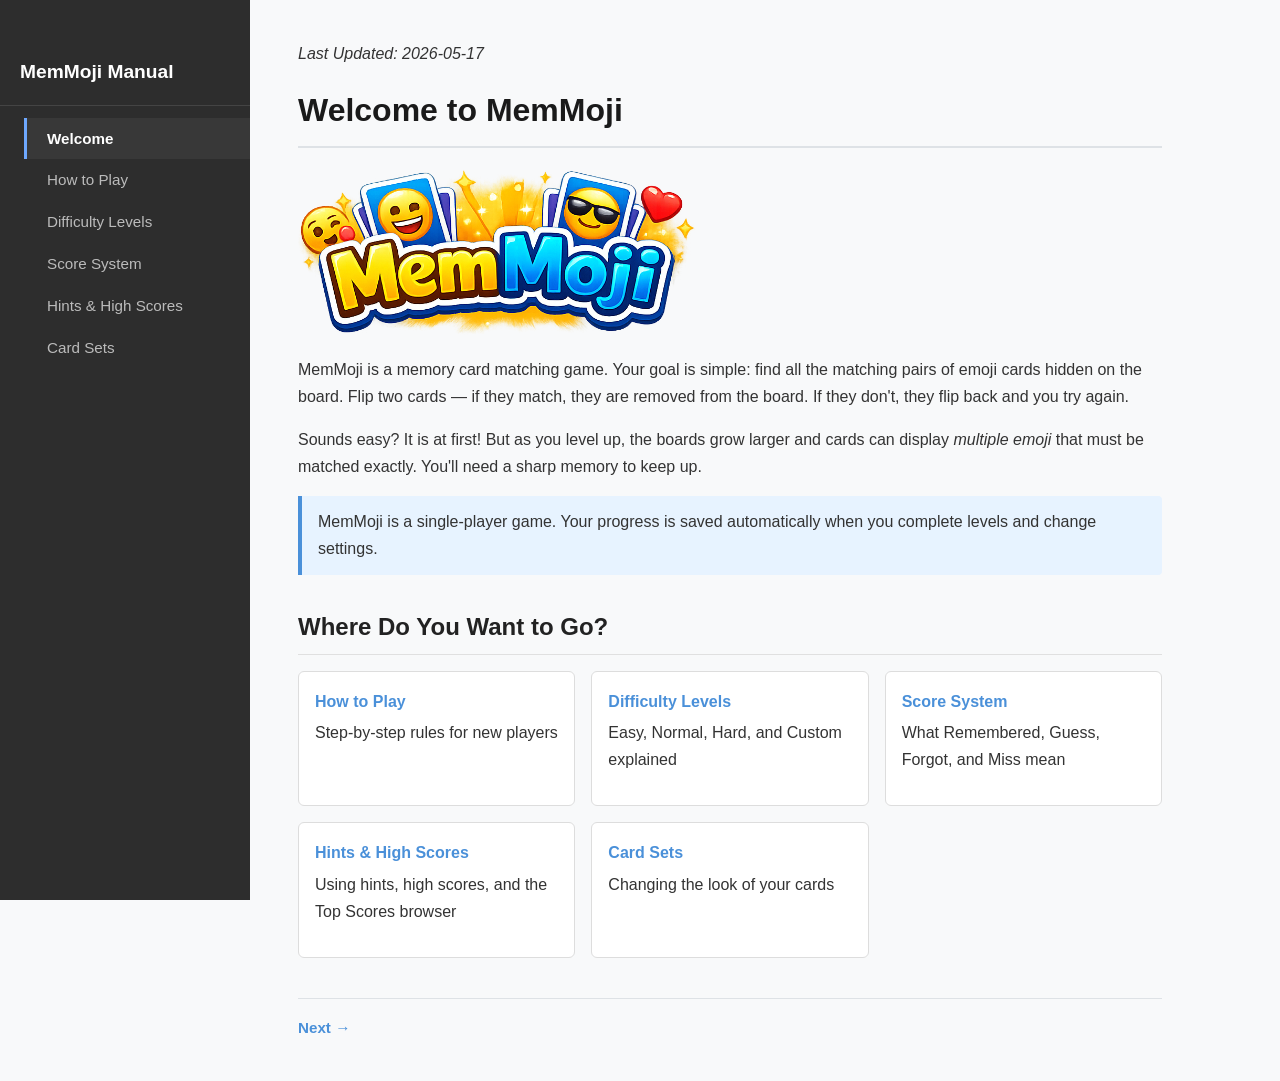
<file: Documentation/manual/index.html>
<!DOCTYPE html>
<html lang="en">
<head>
  <meta charset="UTF-8">
  <meta name="viewport" content="width=device-width, initial-scale=1.0">
  <title>Welcome — MemMoji Manual</title>
  <link rel="stylesheet" href="style.css">
</head>
<body>
  <nav class="sidebar">
    <h2>MemMoji Manual</h2>
    <ul>
      <li><a href="index.html" class="active">Welcome</a></li>
      <li><a href="how-to-play.html">How to Play</a></li>
      <li><a href="difficulty.html">Difficulty Levels</a></li>
      <li><a href="scoring.html">Score System</a></li>
      <li><a href="hints-highscores.html">Hints &amp; High Scores</a></li>
      <li><a href="card-sets.html">Card Sets</a></li>
    </ul>
  </nav>
  <main class="content">
    <p><em>Last Updated: 2026-05-17</em></p>
    <h1>Welcome to MemMoji</h1>

    <img src="../media/title.png" alt="MemMoji logo" class="screenshot" style="max-width: 400px; border: none; box-shadow: none;">

    <p>
      MemMoji is a memory card matching game. Your goal is simple: find all the matching
      pairs of emoji cards hidden on the board. Flip two cards — if they match, they are removed from the board. If they don't, they flip back and you try again.
    </p>
    <p>
      Sounds easy? It is at first! But as you level up, the boards grow larger and cards
      can display <em>multiple emoji</em> that must be matched exactly. You'll need a sharp
      memory to keep up.
    </p>

    <div class="note">
      MemMoji is a single-player game. Your progress is saved automatically when you complete levels and change settings.
    </div>

    <h2>Where Do You Want to Go?</h2>

    <div class="link-grid">
      <a href="how-to-play.html">
        <strong>How to Play</strong>
        <p>Step-by-step rules for new players</p>
      </a>
      <a href="difficulty.html">
        <strong>Difficulty Levels</strong>
        <p>Easy, Normal, Hard, and Custom explained</p>
      </a>
      <a href="scoring.html">
        <strong>Score System</strong>
        <p>What Remembered, Guess, Forgot, and Miss mean</p>
      </a>
      <a href="hints-highscores.html">
        <strong>Hints &amp; High Scores</strong>
        <p>Using hints, high scores, and the Top Scores browser</p>
      </a>
      <a href="card-sets.html">
        <strong>Card Sets</strong>
        <p>Changing the look of your cards</p>
      </a>
    </div>

    <div class="page-nav">
      <a href="how-to-play.html">Next &rarr;</a>
    </div>
  </main>
</body>
</html>
</file>
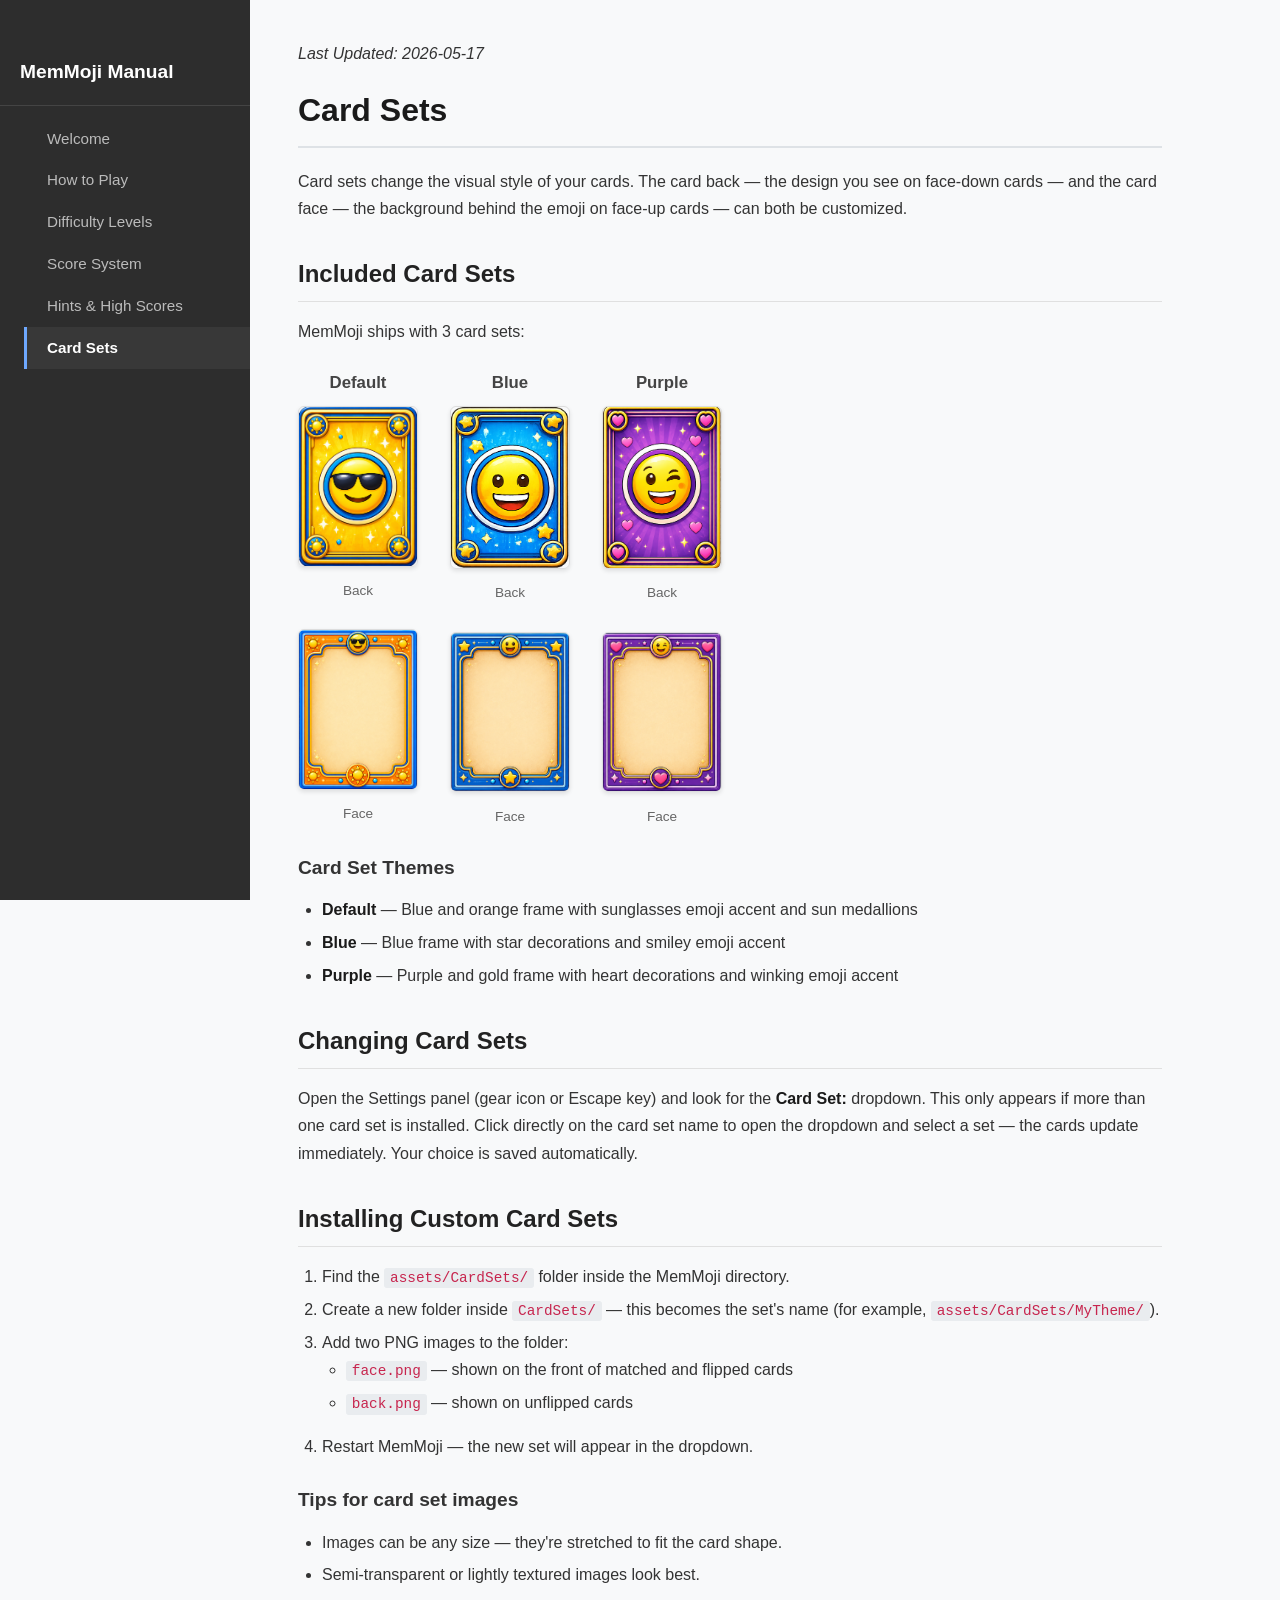
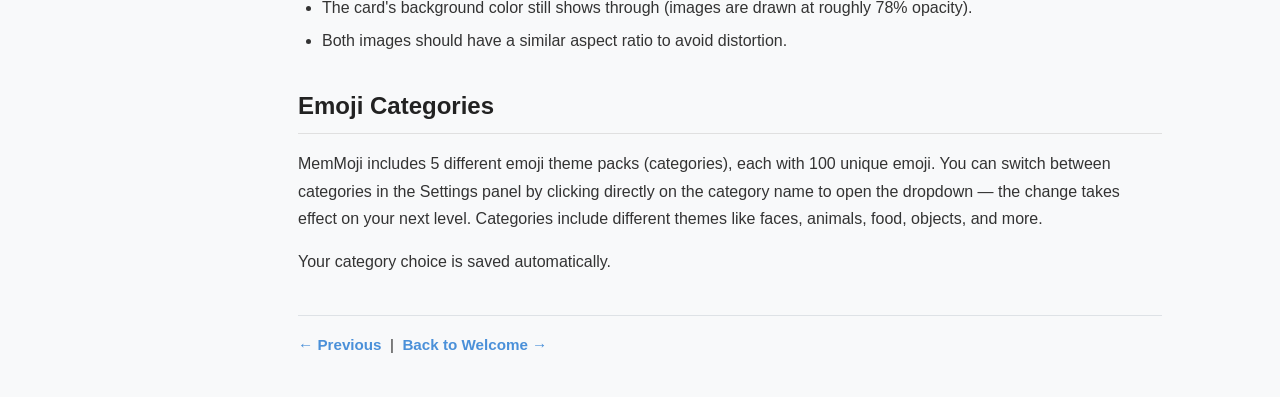
<file: Documentation/manual/card-sets.html>
<!DOCTYPE html>
<html lang="en">
<head>
  <meta charset="UTF-8">
  <meta name="viewport" content="width=device-width, initial-scale=1.0">
  <title>Card Sets — MemMoji Manual</title>
  <link rel="stylesheet" href="style.css">
</head>
<body>
  <nav class="sidebar">
    <h2>MemMoji Manual</h2>
    <ul>
      <li><a href="index.html">Welcome</a></li>
      <li><a href="how-to-play.html">How to Play</a></li>
      <li><a href="difficulty.html">Difficulty Levels</a></li>
      <li><a href="scoring.html">Score System</a></li>
      <li><a href="hints-highscores.html">Hints &amp; High Scores</a></li>
      <li><a href="card-sets.html" class="active">Card Sets</a></li>
    </ul>
  </nav>
  <main class="content">
    <p><em>Last Updated: 2026-05-17</em></p>
    <h1>Card Sets</h1>

    <p>
      Card sets change the visual style of your cards. The card back — the design you see on
      face-down cards — and the card face — the background behind the emoji on face-up cards —
      can both be customized.
    </p>

    <h2>Included Card Sets</h2>
    <p>MemMoji ships with 3 card sets:

    <div class="cardset-gallery">
      <div class="cardset-item">
        <h4>Default</h4>
        <img src="../media/cardsets/Default/back.png" alt="Default card back" class="cardset-thumb">
        <span class="cardset-label">Back</span>
        <br>
        <img src="../media/cardsets/Default/face.png" alt="Default card face" class="cardset-thumb">
        <span class="cardset-label">Face</span>
      </div>
      <div class="cardset-item">
        <h4>Blue</h4>
        <img src="../media/cardsets/Blue/back.png" alt="Blue card back" class="cardset-thumb">
        <span class="cardset-label">Back</span>
        <br>
        <img src="../media/cardsets/Blue/face.png" alt="Blue card face" class="cardset-thumb">
        <span class="cardset-label">Face</span>
      </div>
      <div class="cardset-item">
        <h4>Purple</h4>
        <img src="../media/cardsets/Purple/back.png" alt="Purple card back" class="cardset-thumb">
        <span class="cardset-label">Back</span>
        <br>
        <img src="../media/cardsets/Purple/face.png" alt="Purple card face" class="cardset-thumb">
        <span class="cardset-label">Face</span>
      </div>
    </div>

    <h3>Card Set Themes</h3>
    <ul>
      <li><strong>Default</strong> — Blue and orange frame with sunglasses emoji accent and sun medallions</li>
      <li><strong>Blue</strong> — Blue frame with star decorations and smiley emoji accent</li>
      <li><strong>Purple</strong> — Purple and gold frame with heart decorations and winking emoji accent</li>
    </ul>

    <h2>Changing Card Sets</h2>
    <p>
      Open the Settings panel (gear icon or Escape key) and look for the <strong>Card Set:</strong>
      dropdown. This only appears if more than one card set is installed. Click directly on the
      card set name to open the dropdown and select a set — the cards update immediately. Your choice is saved automatically.
    </p>

    <h2>Installing Custom Card Sets</h2>
    <ol>
      <li>Find the <code>assets/CardSets/</code> folder inside the MemMoji directory.</li>
      <li>Create a new folder inside <code>CardSets/</code> — this becomes the set's name (for example, <code>assets/CardSets/MyTheme/</code>).</li>
      <li>Add two PNG images to the folder:
        <ul>
          <li><code>face.png</code> — shown on the front of matched and flipped cards</li>
          <li><code>back.png</code> — shown on unflipped cards</li>
        </ul>
      </li>
      <li>Restart MemMoji — the new set will appear in the dropdown.</li>
    </ol>

    <h3>Tips for card set images</h3>
    <ul>
      <li>Images can be any size — they're stretched to fit the card shape.</li>
      <li>Semi-transparent or lightly textured images look best.</li>
      <li>The card's background color still shows through (images are drawn at roughly 78% opacity).</li>
      <li>Both images should have a similar aspect ratio to avoid distortion.</li>
    </ul>

    <h2>Emoji Categories</h2>
    <p>
      MemMoji includes 5 different emoji theme packs (categories), each with 100 unique emoji.
      You can switch between categories in the Settings panel by clicking directly on the category name to open the dropdown — the change takes effect on your
      next level. Categories include different themes like faces, animals, food, objects, and more.
    </p>
    <p>Your category choice is saved automatically.</p>

    <div class="page-nav">
      <a href="hints-highscores.html">&larr; Previous</a> &nbsp;|&nbsp;
      <a href="index.html">Back to Welcome &rarr;</a>
    </div>
  </main>
</body>
</html>
</file>
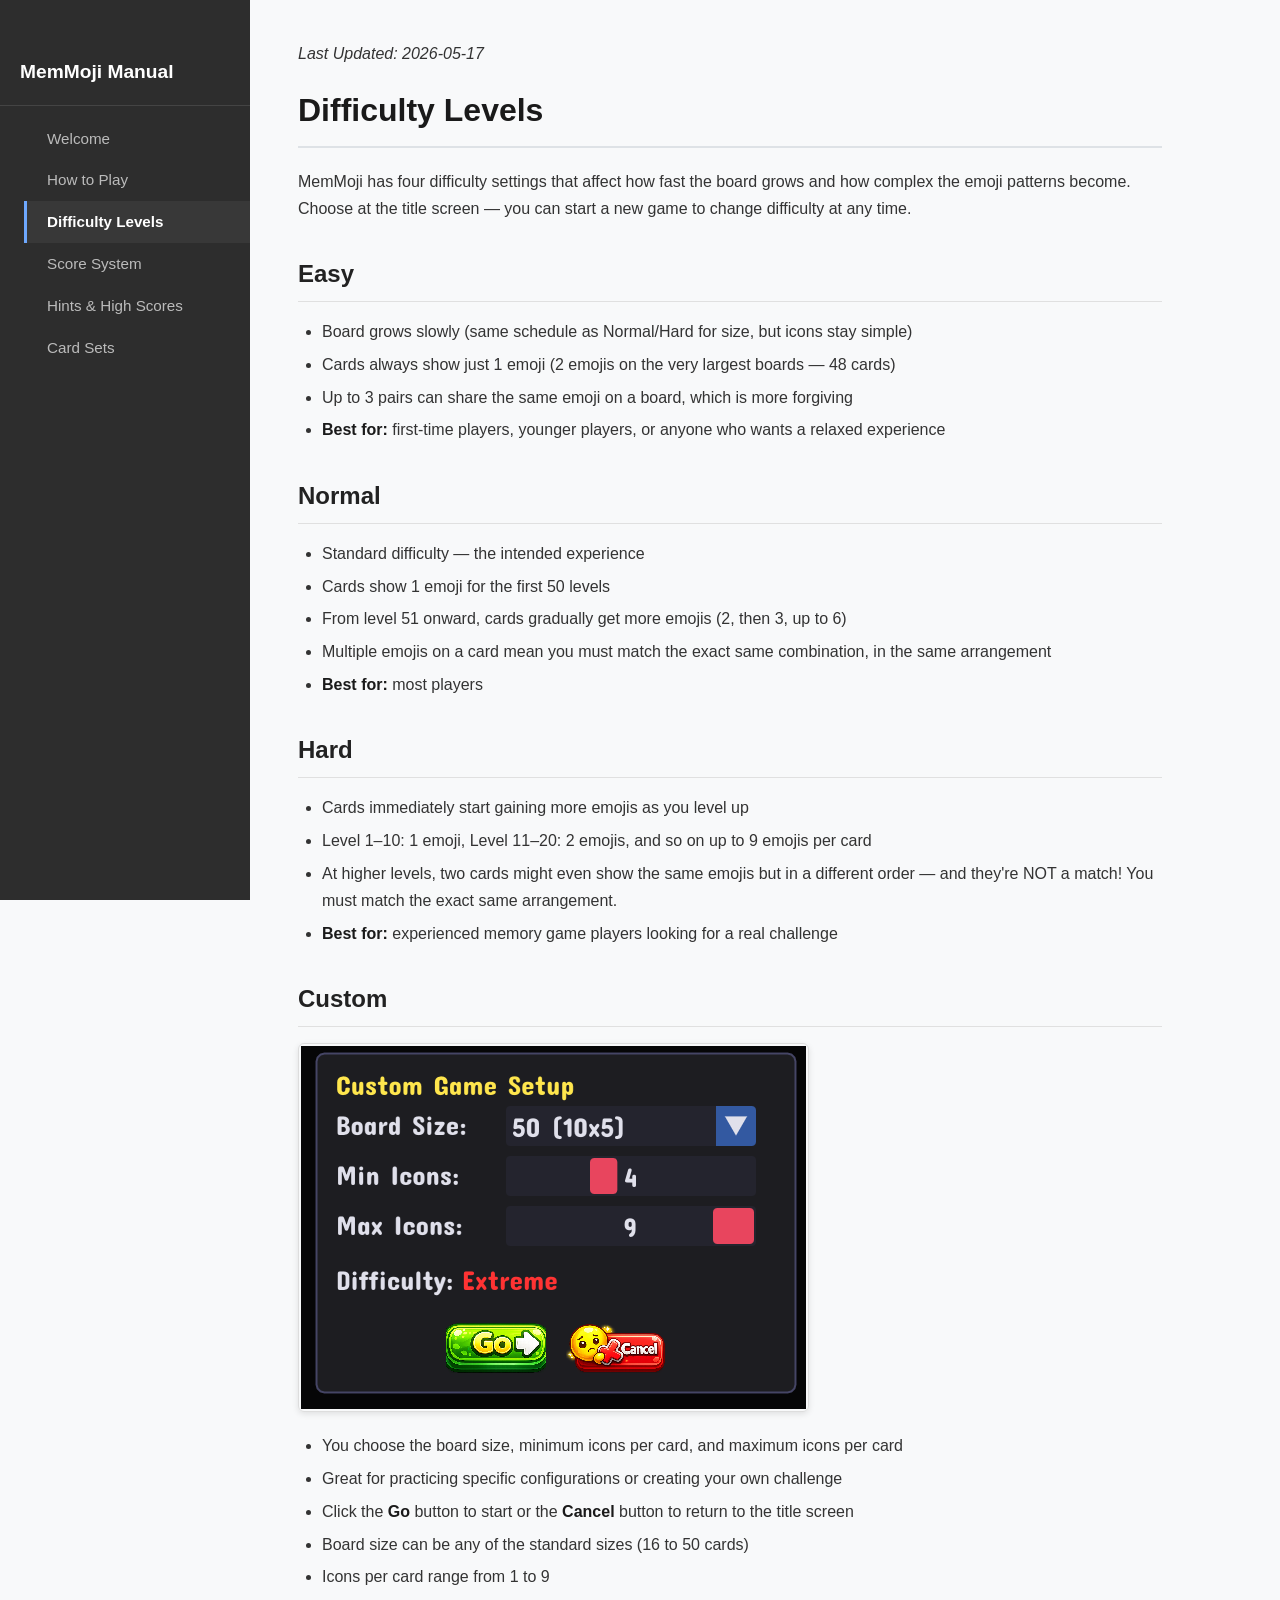
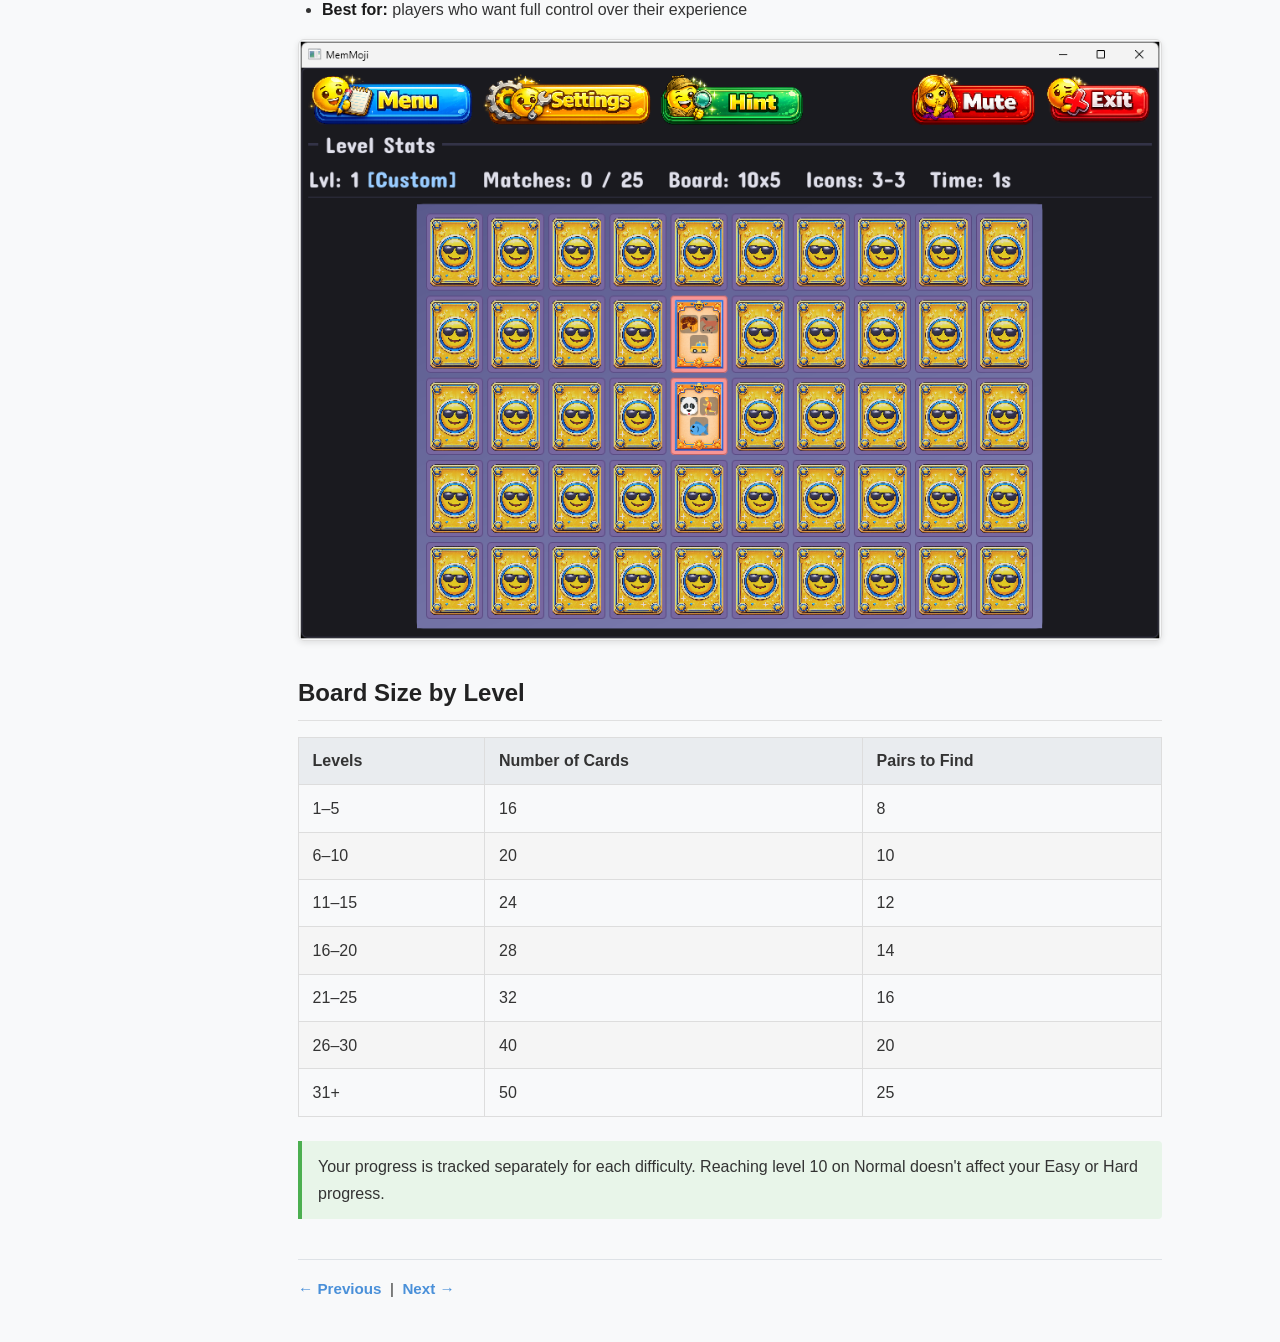
<file: Documentation/manual/difficulty.html>
<!DOCTYPE html>
<html lang="en">
<head>
  <meta charset="UTF-8">
  <meta name="viewport" content="width=device-width, initial-scale=1.0">
  <title>Difficulty Levels — MemMoji Manual</title>
  <link rel="stylesheet" href="style.css">
</head>
<body>
  <nav class="sidebar">
    <h2>MemMoji Manual</h2>
    <ul>
      <li><a href="index.html">Welcome</a></li>
      <li><a href="how-to-play.html">How to Play</a></li>
      <li><a href="difficulty.html" class="active">Difficulty Levels</a></li>
      <li><a href="scoring.html">Score System</a></li>
      <li><a href="hints-highscores.html">Hints &amp; High Scores</a></li>
      <li><a href="card-sets.html">Card Sets</a></li>
    </ul>
  </nav>
  <main class="content">
    <p><em>Last Updated: 2026-05-17</em></p>
    <h1>Difficulty Levels</h1>

    <p>
      MemMoji has four difficulty settings that affect how fast the board grows and how complex
      the emoji patterns become. Choose at the title screen — you can start a new game to change
      difficulty at any time.
    </p>

    <h2>Easy</h2>
    <ul>
      <li>Board grows slowly (same schedule as Normal/Hard for size, but icons stay simple)</li>
      <li>Cards always show just 1 emoji (2 emojis on the very largest boards — 48 cards)</li>
      <li>Up to 3 pairs can share the same emoji on a board, which is more forgiving</li>
      <li><strong>Best for:</strong> first-time players, younger players, or anyone who wants a relaxed experience</li>
    </ul>

    <h2>Normal</h2>
    <ul>
      <li>Standard difficulty — the intended experience</li>
      <li>Cards show 1 emoji for the first 50 levels</li>
      <li>From level 51 onward, cards gradually get more emojis (2, then 3, up to 6)</li>
      <li>Multiple emojis on a card mean you must match the exact same combination, in the same arrangement</li>
      <li><strong>Best for:</strong> most players</li>
    </ul>

    <h2>Hard</h2>
    <ul>
      <li>Cards immediately start gaining more emojis as you level up</li>
      <li>Level 1–10: 1 emoji, Level 11–20: 2 emojis, and so on up to 9 emojis per card</li>
      <li>At higher levels, two cards might even show the same emojis but in a different order — and they're NOT a match! You must match the exact same arrangement.</li>
      <li><strong>Best for:</strong> experienced memory game players looking for a real challenge</li>
    </ul>

    <h2>Custom</h2>
    <img src="../media/custom.png" alt="Custom game setup screen" class="screenshot">
    <ul>
      <li>You choose the board size, minimum icons per card, and maximum icons per card</li>
      <li>Great for practicing specific configurations or creating your own challenge</li>
      <li>Click the <strong>Go</strong> button to start or the <strong>Cancel</strong> button to return to the title screen</li>
      <li>Board size can be any of the standard sizes (16 to 50 cards)</li>
      <li>Icons per card range from 1 to 9</li>
      <li><strong>Best for:</strong> players who want full control over their experience</li>
    </ul>

    <img src="../media/board_large.png" alt="Large custom board with multiple icons per card" class="screenshot">

    <h2>Board Size by Level</h2>
    <table>
      <thead>
        <tr>
          <th>Levels</th>
          <th>Number of Cards</th>
          <th>Pairs to Find</th>
        </tr>
      </thead>
      <tbody>
        <tr>
          <td>1–5</td>
          <td>16</td>
          <td>8</td>
        </tr>
        <tr>
          <td>6–10</td>
          <td>20</td>
          <td>10</td>
        </tr>
        <tr>
          <td>11–15</td>
          <td>24</td>
          <td>12</td>
        </tr>
        <tr>
          <td>16–20</td>
          <td>28</td>
          <td>14</td>
        </tr>
        <tr>
          <td>21–25</td>
          <td>32</td>
          <td>16</td>
        </tr>
        <tr>
          <td>26–30</td>
          <td>40</td>
          <td>20</td>
        </tr>
        <tr>
          <td>31+</td>
          <td>50</td>
          <td>25</td>
        </tr>
      </tbody>
    </table>

    <div class="tip">
      Your progress is tracked separately for each difficulty. Reaching level 10 on Normal
      doesn't affect your Easy or Hard progress.
    </div>

    <div class="page-nav">
      <a href="how-to-play.html">&larr; Previous</a> &nbsp;|&nbsp;
      <a href="scoring.html">Next &rarr;</a>
    </div>
  </main>
</body>
</html>
</file>
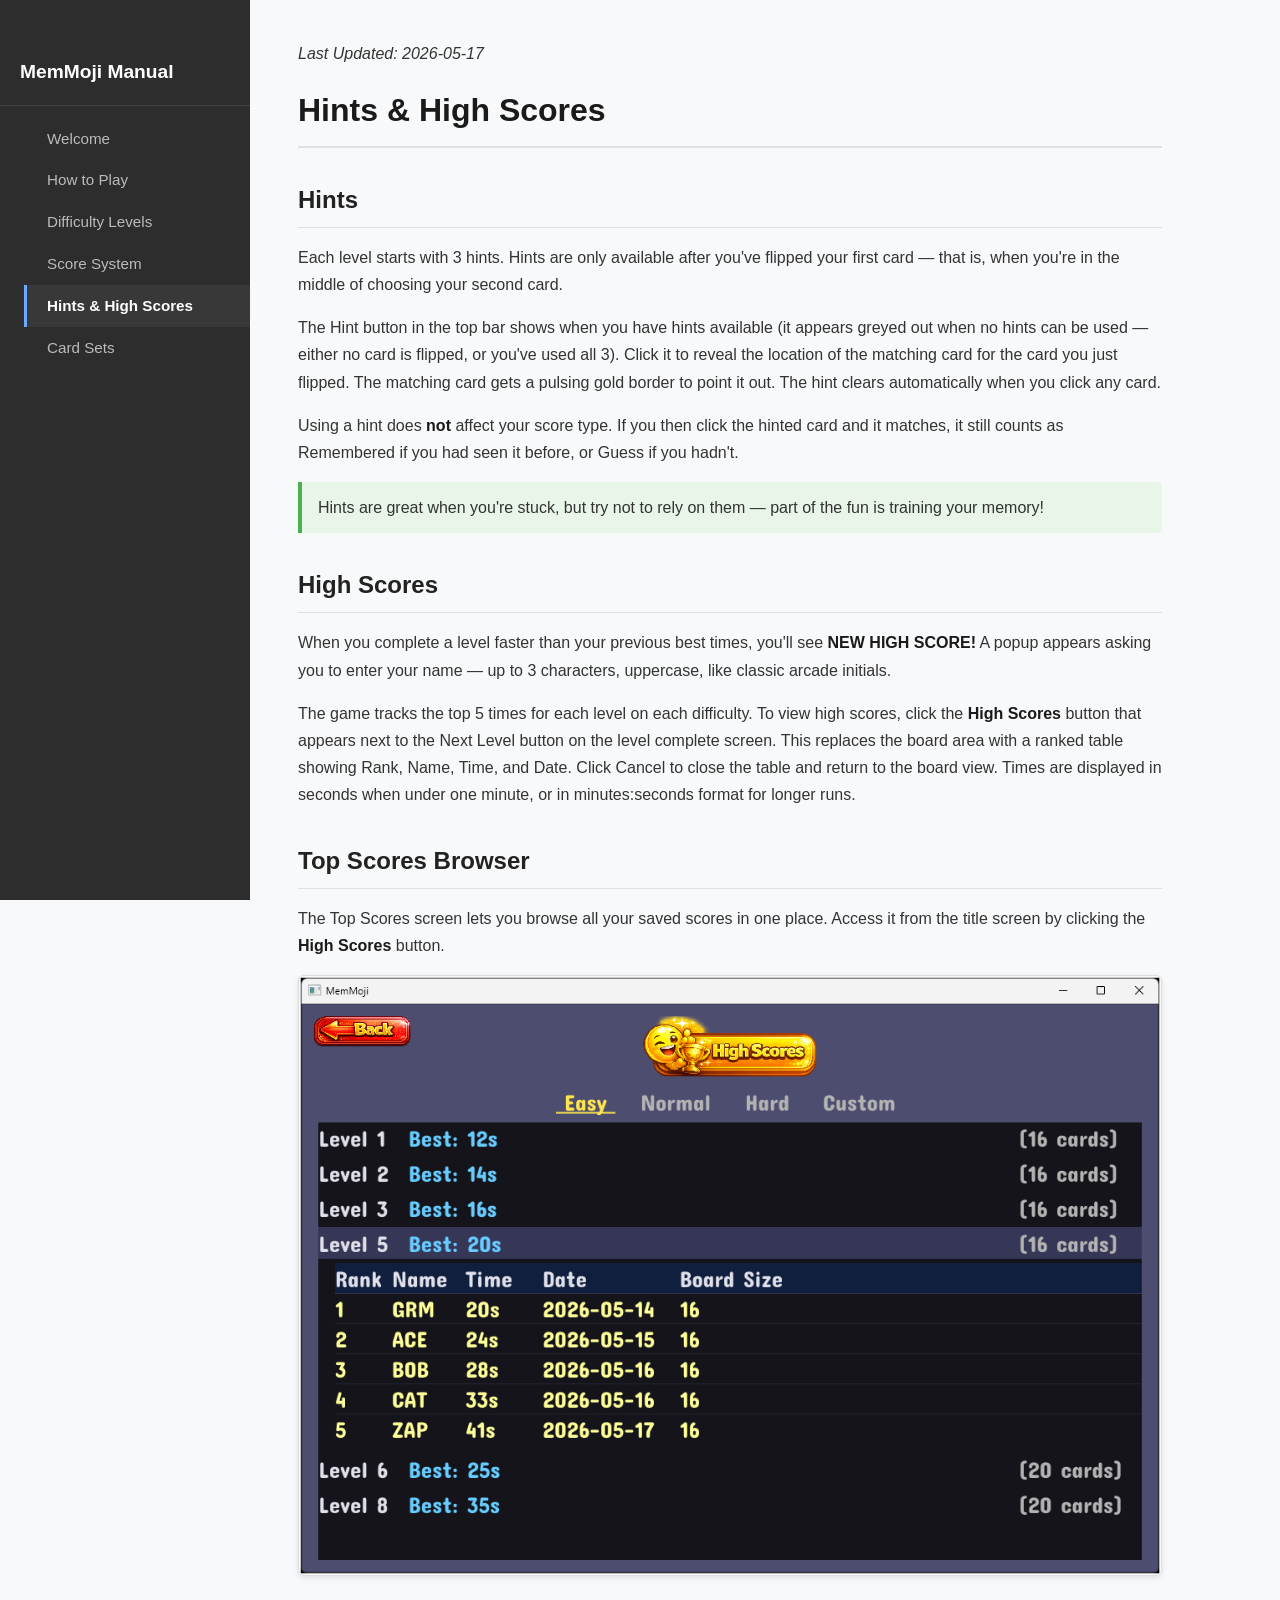
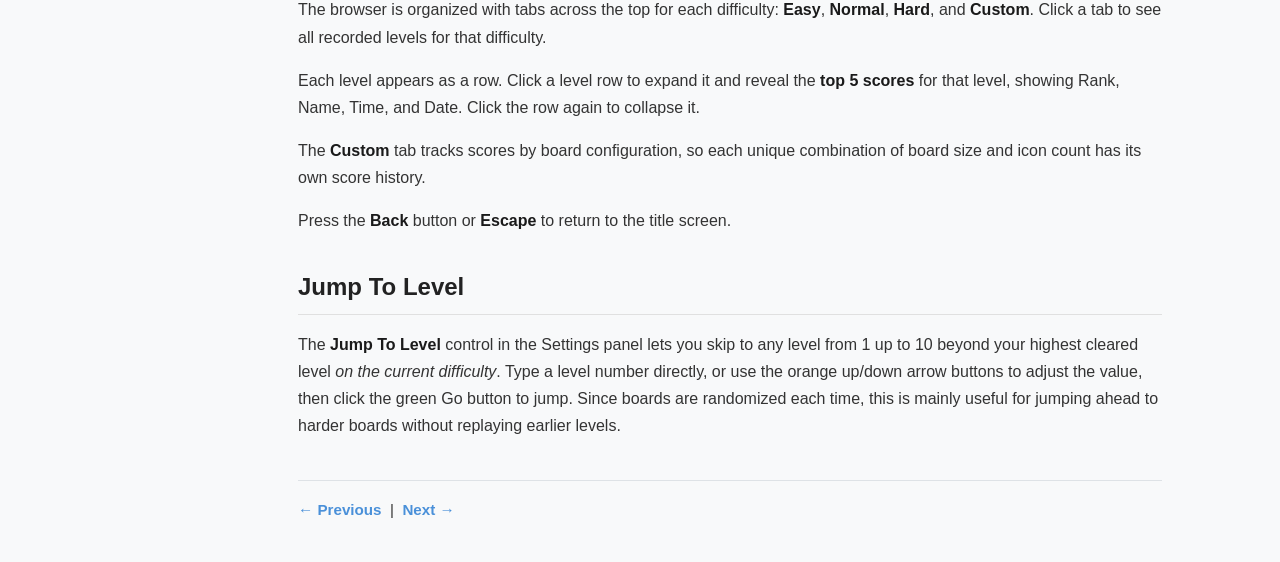
<file: Documentation/manual/hints-highscores.html>
<!DOCTYPE html>
<html lang="en">
<head>
  <meta charset="UTF-8">
  <meta name="viewport" content="width=device-width, initial-scale=1.0">
  <title>Hints &amp; High Scores — MemMoji Manual</title>
  <link rel="stylesheet" href="style.css">
</head>
<body>
  <nav class="sidebar">
    <h2>MemMoji Manual</h2>
    <ul>
      <li><a href="index.html">Welcome</a></li>
      <li><a href="how-to-play.html">How to Play</a></li>
      <li><a href="difficulty.html">Difficulty Levels</a></li>
      <li><a href="scoring.html">Score System</a></li>
      <li><a href="hints-highscores.html" class="active">Hints &amp; High Scores</a></li>
      <li><a href="card-sets.html">Card Sets</a></li>
    </ul>
  </nav>
  <main class="content">
    <p><em>Last Updated: 2026-05-17</em></p>
    <h1>Hints &amp; High Scores</h1>

    <h2>Hints</h2>
    <p>
      Each level starts with 3 hints. Hints are only available after you've flipped your first
      card — that is, when you're in the middle of choosing your second card.
    </p>
    <p>
      The Hint button in the top bar shows when you have hints available (it appears greyed out
      when no hints can be used — either no card is flipped, or you've used all 3). Click it to
      reveal the location of the matching card for the card you just flipped. The matching card
      gets a pulsing gold border to point it out. The hint clears automatically when you click any card.
    </p>
    <p>
      Using a hint does <strong>not</strong> affect your score type. If you then click the hinted
      card and it matches, it still counts as Remembered if you had seen it before, or Guess if
      you hadn't.
    </p>
    <div class="tip">
      Hints are great when you're stuck, but try not to rely on them — part of the fun is
      training your memory!
    </div>

    <h2>High Scores</h2>
    <p>
      When you complete a level faster than your previous best times, you'll see
      <strong>NEW HIGH SCORE!</strong> A popup appears asking you to enter your name — up to
      3 characters, uppercase, like classic arcade initials.
    </p>
    <p>
      The game tracks the top 5 times for each level on each difficulty. To view high scores,
      click the <strong>High Scores</strong> button that appears next to the Next Level button
      on the level complete screen. This replaces the board area with a ranked table showing
      Rank, Name, Time, and Date. Click Cancel to close the table and return to the board view.
      Times are displayed in seconds when under one minute, or in minutes:seconds format for
      longer runs.
    </p>

    <h2>Top Scores Browser</h2>
    <p>
      The Top Scores screen lets you browse all your saved scores in one place. Access it
      from the title screen by clicking the <strong>High Scores</strong> button.
    </p>
    <img src="../media/high_scores.png" alt="Top Scores browser showing Easy difficulty scores" class="screenshot">
    <p>
      The browser is organized with tabs across the top for each difficulty:
      <strong>Easy</strong>, <strong>Normal</strong>, <strong>Hard</strong>, and
      <strong>Custom</strong>. Click a tab to see all recorded levels for that difficulty.
    </p>
    <p>
      Each level appears as a row. Click a level row to expand it and reveal the
      <strong>top 5 scores</strong> for that level, showing Rank, Name, Time, and Date.
      Click the row again to collapse it.
    </p>
    <p>
      The <strong>Custom</strong> tab tracks scores by board configuration, so each unique
      combination of board size and icon count has its own score history.
    </p>
    <p>
      Press the <strong>Back</strong> button or <strong>Escape</strong> to return to the
      title screen.
    </p>

    <h2>Jump To Level</h2>
    <p>
      The <strong>Jump To Level</strong> control in the Settings panel lets you skip to any level from 1
      up to 10 beyond your highest cleared level <em>on the current difficulty</em>. Type a level
      number directly, or use the orange up/down arrow buttons to adjust the value, then click
      the green Go button to jump. Since boards are randomized each time, this is mainly useful
      for jumping ahead to harder boards without replaying earlier levels.
    </p>

    <div class="page-nav">
      <a href="scoring.html">&larr; Previous</a> &nbsp;|&nbsp;
      <a href="card-sets.html">Next &rarr;</a>
    </div>
  </main>
</body>
</html>
</file>
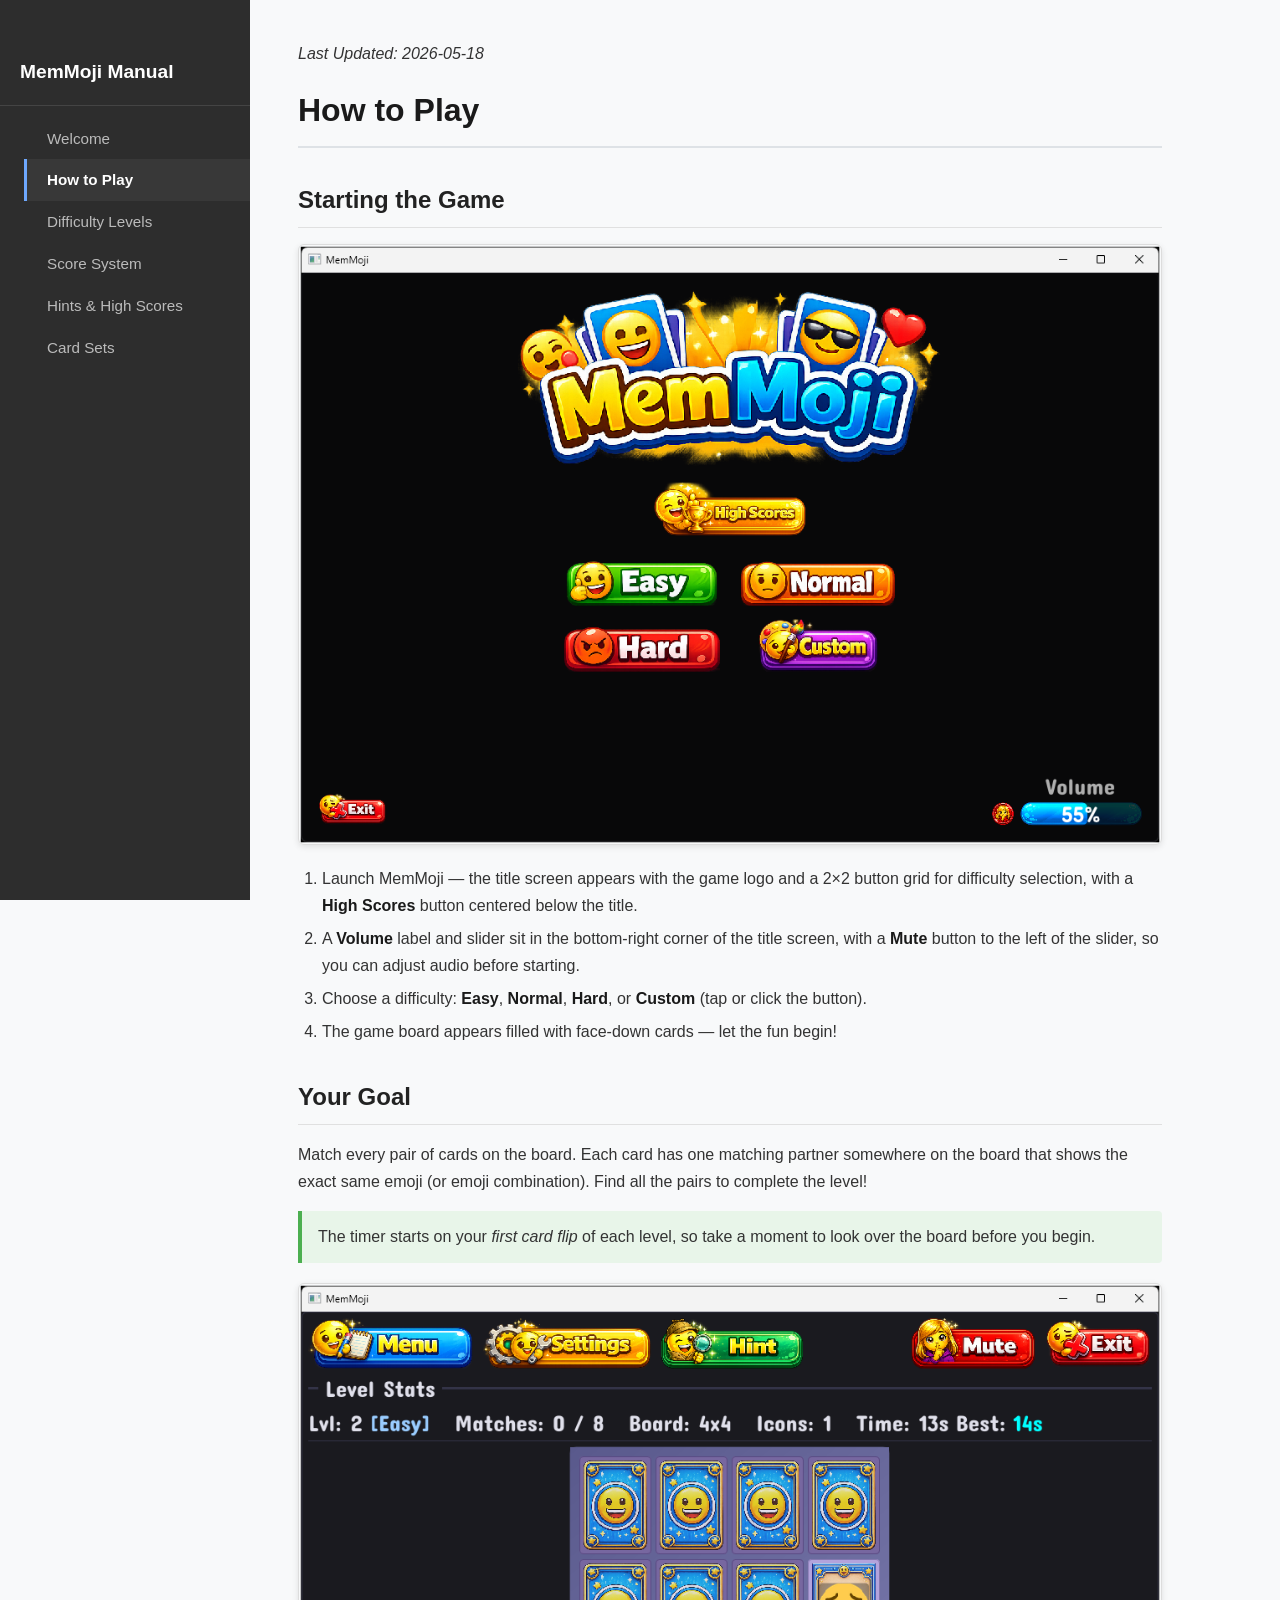
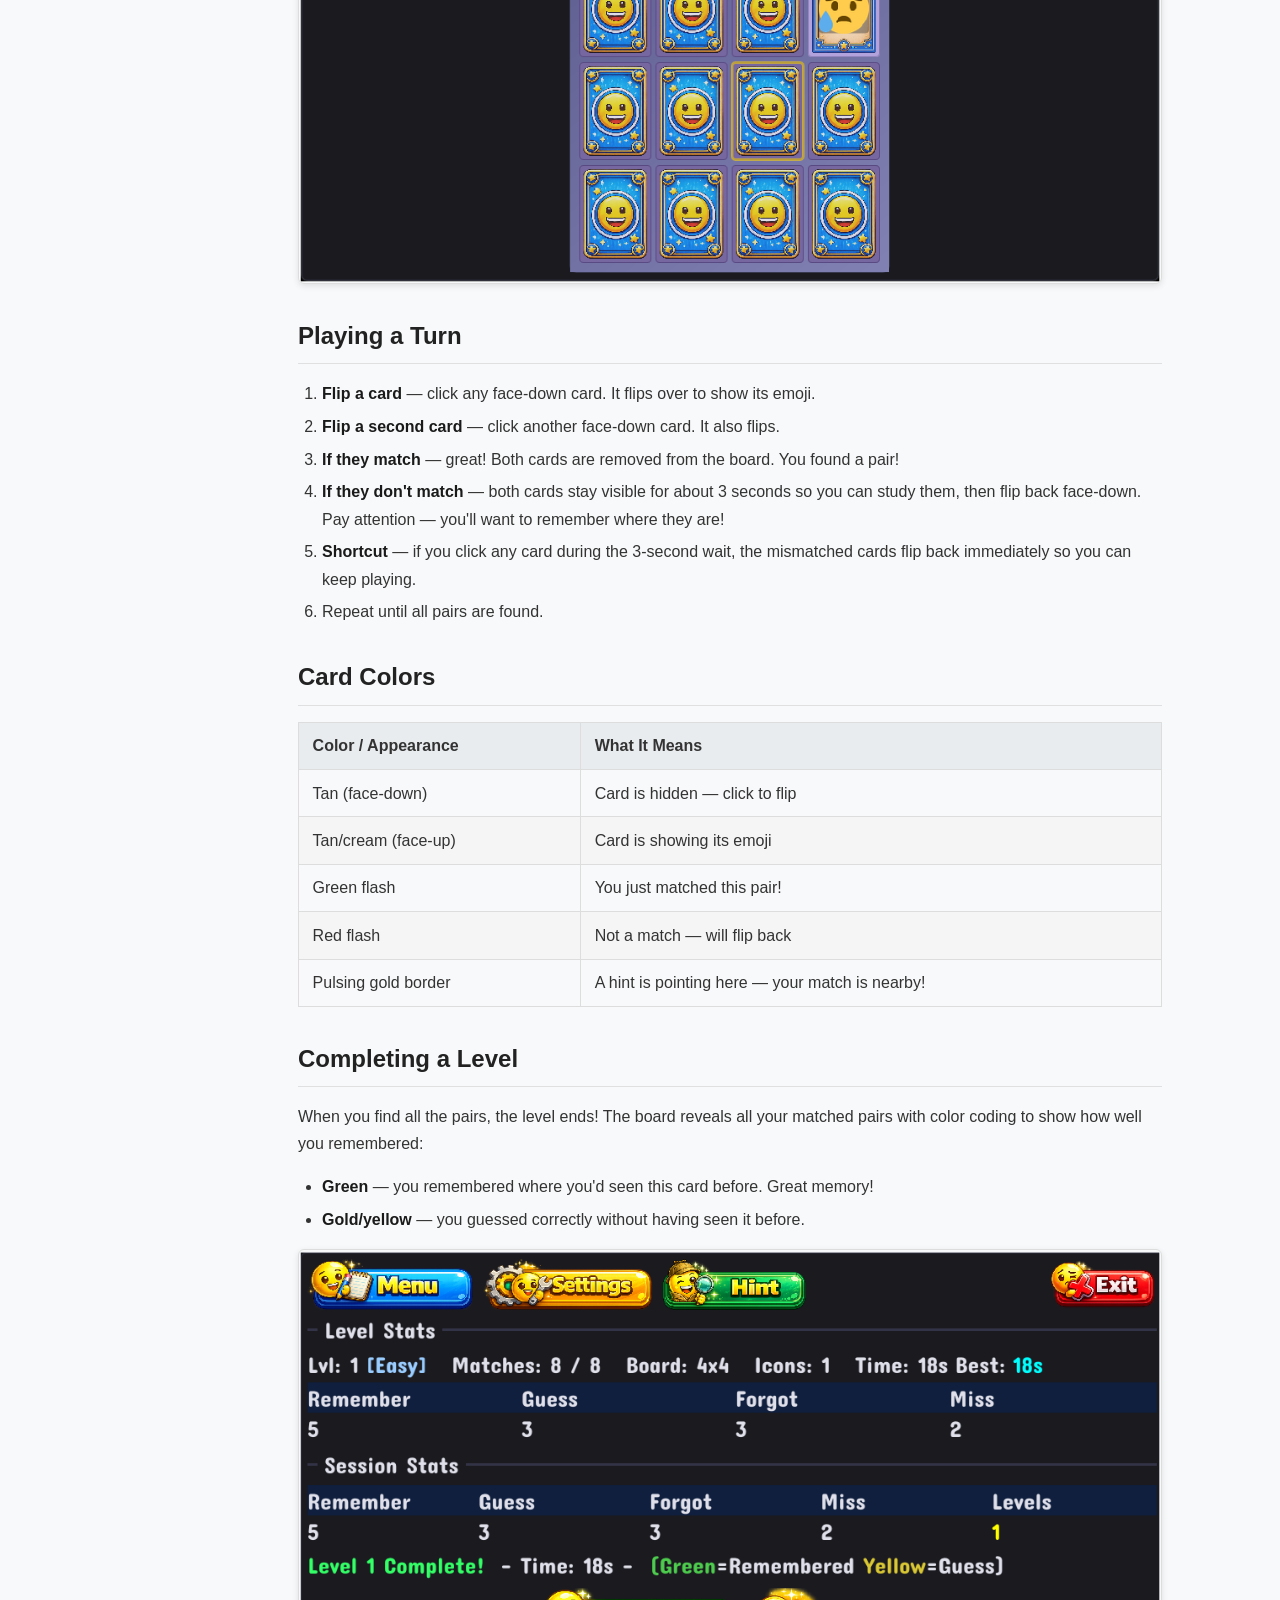
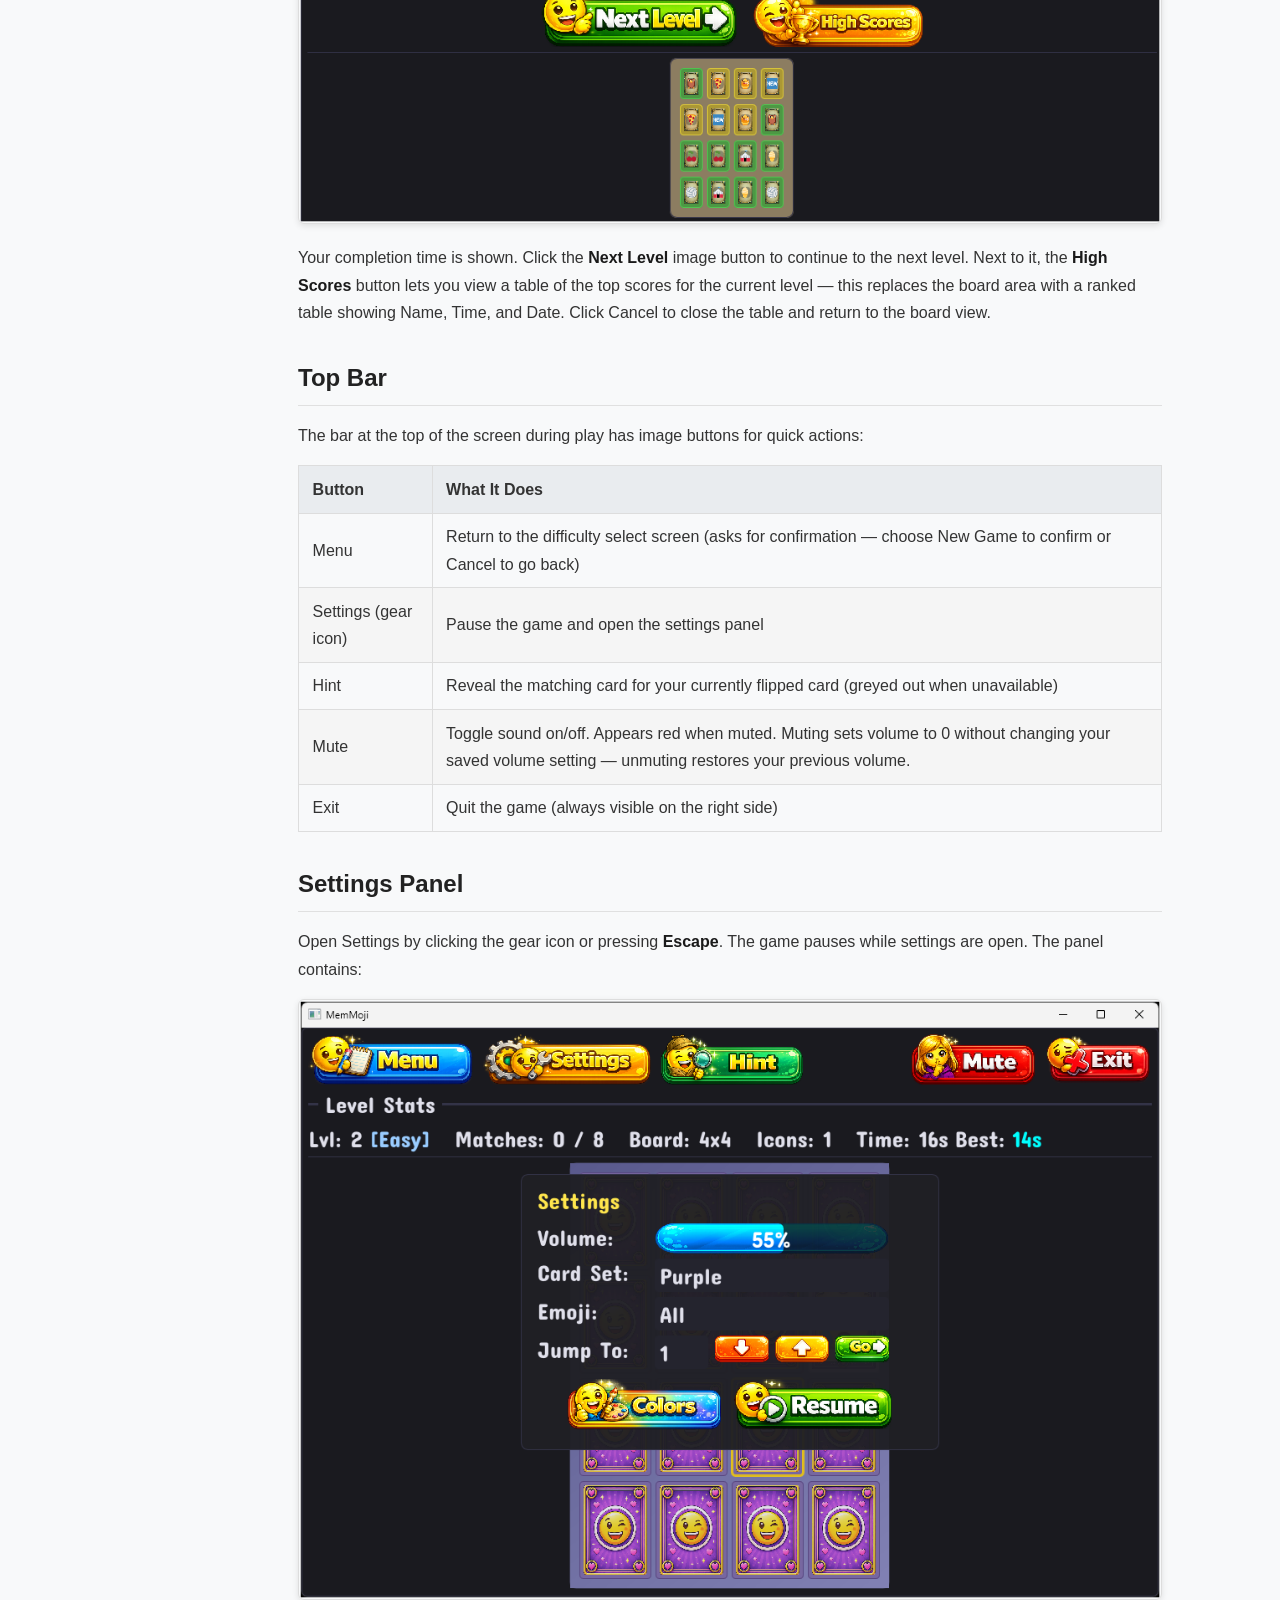
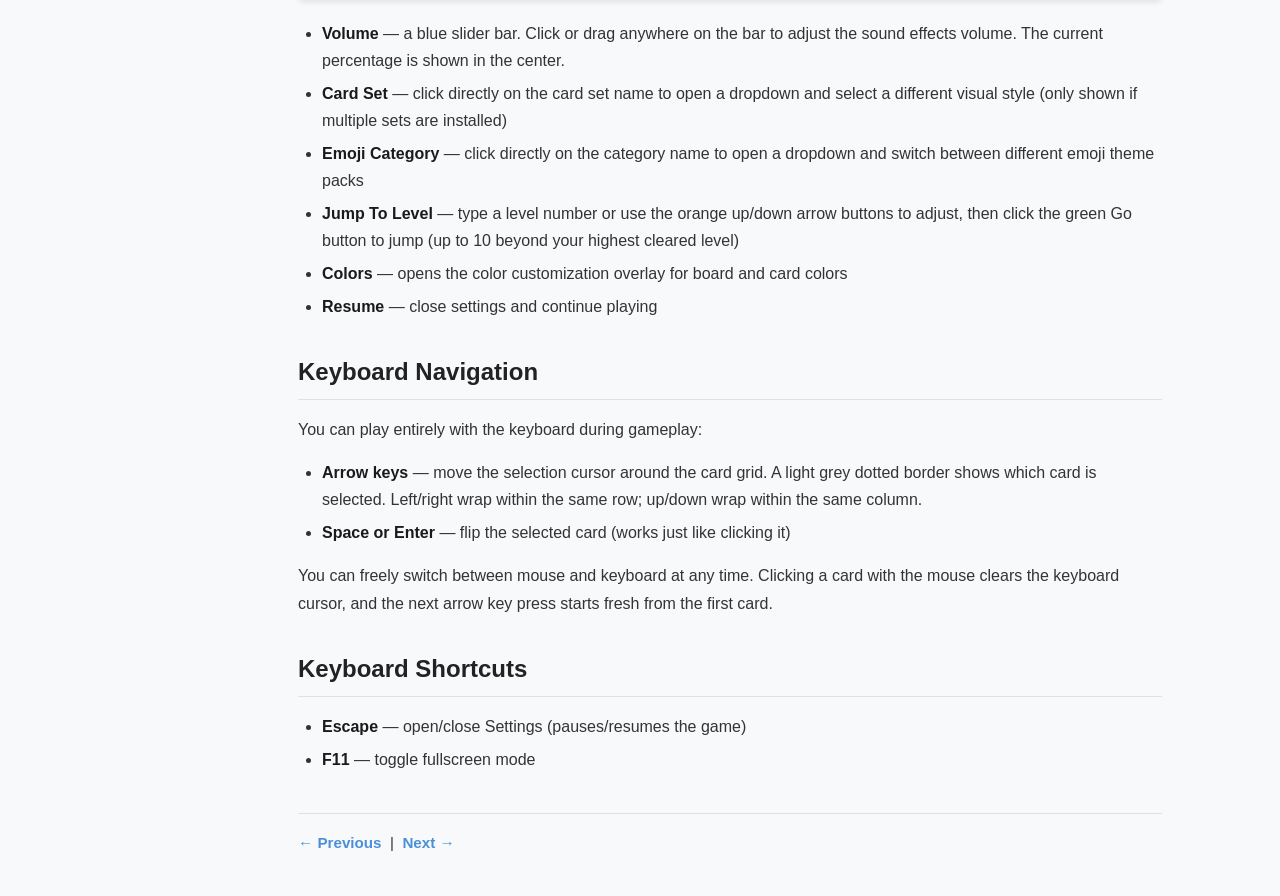
<file: Documentation/manual/how-to-play.html>
<!DOCTYPE html>
<html lang="en">
<head>
  <meta charset="UTF-8">
  <meta name="viewport" content="width=device-width, initial-scale=1.0">
  <title>How to Play — MemMoji Manual</title>
  <link rel="stylesheet" href="style.css">
</head>
<body>
  <nav class="sidebar">
    <h2>MemMoji Manual</h2>
    <ul>
      <li><a href="index.html">Welcome</a></li>
      <li><a href="how-to-play.html" class="active">How to Play</a></li>
      <li><a href="difficulty.html">Difficulty Levels</a></li>
      <li><a href="scoring.html">Score System</a></li>
      <li><a href="hints-highscores.html">Hints &amp; High Scores</a></li>
      <li><a href="card-sets.html">Card Sets</a></li>
    </ul>
  </nav>
  <main class="content">
    <p><em>Last Updated: 2026-05-18</em></p>
    <h1>How to Play</h1>

    <h2>Starting the Game</h2>
    <img src="../media/menu.png" alt="Title screen with difficulty buttons" class="screenshot">
    <ol>
      <li>Launch MemMoji — the title screen appears with the game logo and a 2&times;2 button grid for difficulty selection, with a <strong>High Scores</strong> button centered below the title.</li>
      <li>A <strong>Volume</strong> label and slider sit in the bottom-right corner of the title screen, with a <strong>Mute</strong> button to the left of the slider, so you can adjust audio before starting.</li>
      <li>Choose a difficulty: <strong>Easy</strong>, <strong>Normal</strong>, <strong>Hard</strong>, or <strong>Custom</strong> (tap or click the button).</li>
      <li>The game board appears filled with face-down cards — let the fun begin!</li>
    </ol>

    <h2>Your Goal</h2>
    <p>
      Match every pair of cards on the board. Each card has one matching partner somewhere
      on the board that shows the exact same emoji (or emoji combination). Find all the pairs
      to complete the level!
    </p>
    <div class="tip">
      The timer starts on your <em>first card flip</em> of each level, so take a moment to
      look over the board before you begin.
    </div>

    <img src="../media/board_small.png" alt="Game board with face-down cards" class="screenshot">

    <h2>Playing a Turn</h2>
    <ol>
      <li><strong>Flip a card</strong> — click any face-down card. It flips over to show its emoji.</li>
      <li><strong>Flip a second card</strong> — click another face-down card. It also flips.</li>
      <li><strong>If they match</strong> — great! Both cards are removed from the board. You found a pair!</li>
      <li><strong>If they don't match</strong> — both cards stay visible for about 3 seconds so you can study them, then flip back face-down. Pay attention &mdash; you'll want to remember where they are!</li>
      <li><strong>Shortcut</strong> — if you click any card during the 3-second wait, the mismatched cards flip back immediately so you can keep playing.</li>
      <li>Repeat until all pairs are found.</li>
    </ol>

    <h2>Card Colors</h2>
    <table>
      <thead>
        <tr>
          <th>Color / Appearance</th>
          <th>What It Means</th>
        </tr>
      </thead>
      <tbody>
        <tr>
          <td>Tan (face-down)</td>
          <td>Card is hidden — click to flip</td>
        </tr>
        <tr>
          <td>Tan/cream (face-up)</td>
          <td>Card is showing its emoji</td>
        </tr>
        <tr>
          <td>Green flash</td>
          <td>You just matched this pair!</td>
        </tr>
        <tr>
          <td>Red flash</td>
          <td>Not a match — will flip back</td>
        </tr>
        <tr>
          <td>Pulsing gold border</td>
          <td>A hint is pointing here — your match is nearby!</td>
        </tr>
      </tbody>
    </table>

    <h2>Completing a Level</h2>
    <p>
      When you find all the pairs, the level ends! The board reveals all your matched pairs
      with color coding to show how well you remembered:
    </p>
    <ul>
      <li><strong>Green</strong> — you remembered where you'd seen this card before. Great memory!</li>
      <li><strong>Gold/yellow</strong> — you guessed correctly without having seen it before.</li>
    </ul>
    <img src="../media/lvl_complete.png" alt="Level complete screen with scores and color coding" class="screenshot">
    <p>Your completion time is shown. Click the <strong>Next Level</strong> image button to continue to the next level. Next to it, the <strong>High Scores</strong> button lets you view a table of the top scores for the current level — this replaces the board area with a ranked table showing Name, Time, and Date. Click Cancel to close the table and return to the board view.</p>

    <h2>Top Bar</h2>
    <p>The bar at the top of the screen during play has image buttons for quick actions:</p>
    <table>
      <thead>
        <tr>
          <th>Button</th>
          <th>What It Does</th>
        </tr>
      </thead>
      <tbody>
        <tr>
          <td>Menu</td>
          <td>Return to the difficulty select screen (asks for confirmation — choose New Game to confirm or Cancel to go back)</td>
        </tr>
        <tr>
          <td>Settings (gear icon)</td>
          <td>Pause the game and open the settings panel</td>
        </tr>
        <tr>
          <td>Hint</td>
          <td>Reveal the matching card for your currently flipped card (greyed out when unavailable)</td>
        </tr>
        <tr>
          <td>Mute</td>
          <td>Toggle sound on/off. Appears red when muted. Muting sets volume to 0 without changing your saved volume setting — unmuting restores your previous volume.</td>
        </tr>
        <tr>
          <td>Exit</td>
          <td>Quit the game (always visible on the right side)</td>
        </tr>
      </tbody>
    </table>

    <h2>Settings Panel</h2>
    <p>Open Settings by clicking the gear icon or pressing <strong>Escape</strong>. The game pauses while settings are open. The panel contains:</p>
    <img src="../media/settings.png" alt="Settings panel with volume slider, dropdowns, and level picker" class="screenshot">
    <ul>
      <li><strong>Volume</strong> — a blue slider bar. Click or drag anywhere on the bar to adjust the sound effects volume. The current percentage is shown in the center.</li>
      <li><strong>Card Set</strong> — click directly on the card set name to open a dropdown and select a different visual style (only shown if multiple sets are installed)</li>
      <li><strong>Emoji Category</strong> — click directly on the category name to open a dropdown and switch between different emoji theme packs</li>
      <li><strong>Jump To Level</strong> — type a level number or use the orange up/down arrow buttons to adjust, then click the green Go button to jump (up to 10 beyond your highest cleared level)</li>
      <li><strong>Colors</strong> — opens the color customization overlay for board and card colors</li>
      <li><strong>Resume</strong> — close settings and continue playing</li>
    </ul>

    <h2>Keyboard Navigation</h2>
    <p>You can play entirely with the keyboard during gameplay:</p>
    <ul>
      <li><strong>Arrow keys</strong> — move the selection cursor around the card grid. A light grey dotted border shows which card is selected. Left/right wrap within the same row; up/down wrap within the same column.</li>
      <li><strong>Space or Enter</strong> — flip the selected card (works just like clicking it)</li>
    </ul>
    <p>You can freely switch between mouse and keyboard at any time. Clicking a card with the mouse clears the keyboard cursor, and the next arrow key press starts fresh from the first card.</p>

    <h2>Keyboard Shortcuts</h2>
    <ul>
      <li><strong>Escape</strong> — open/close Settings (pauses/resumes the game)</li>
      <li><strong>F11</strong> — toggle fullscreen mode</li>
    </ul>

    <div class="page-nav">
      <a href="index.html">&larr; Previous</a> &nbsp;|&nbsp;
      <a href="difficulty.html">Next &rarr;</a>
    </div>
  </main>
</body>
</html>
</file>
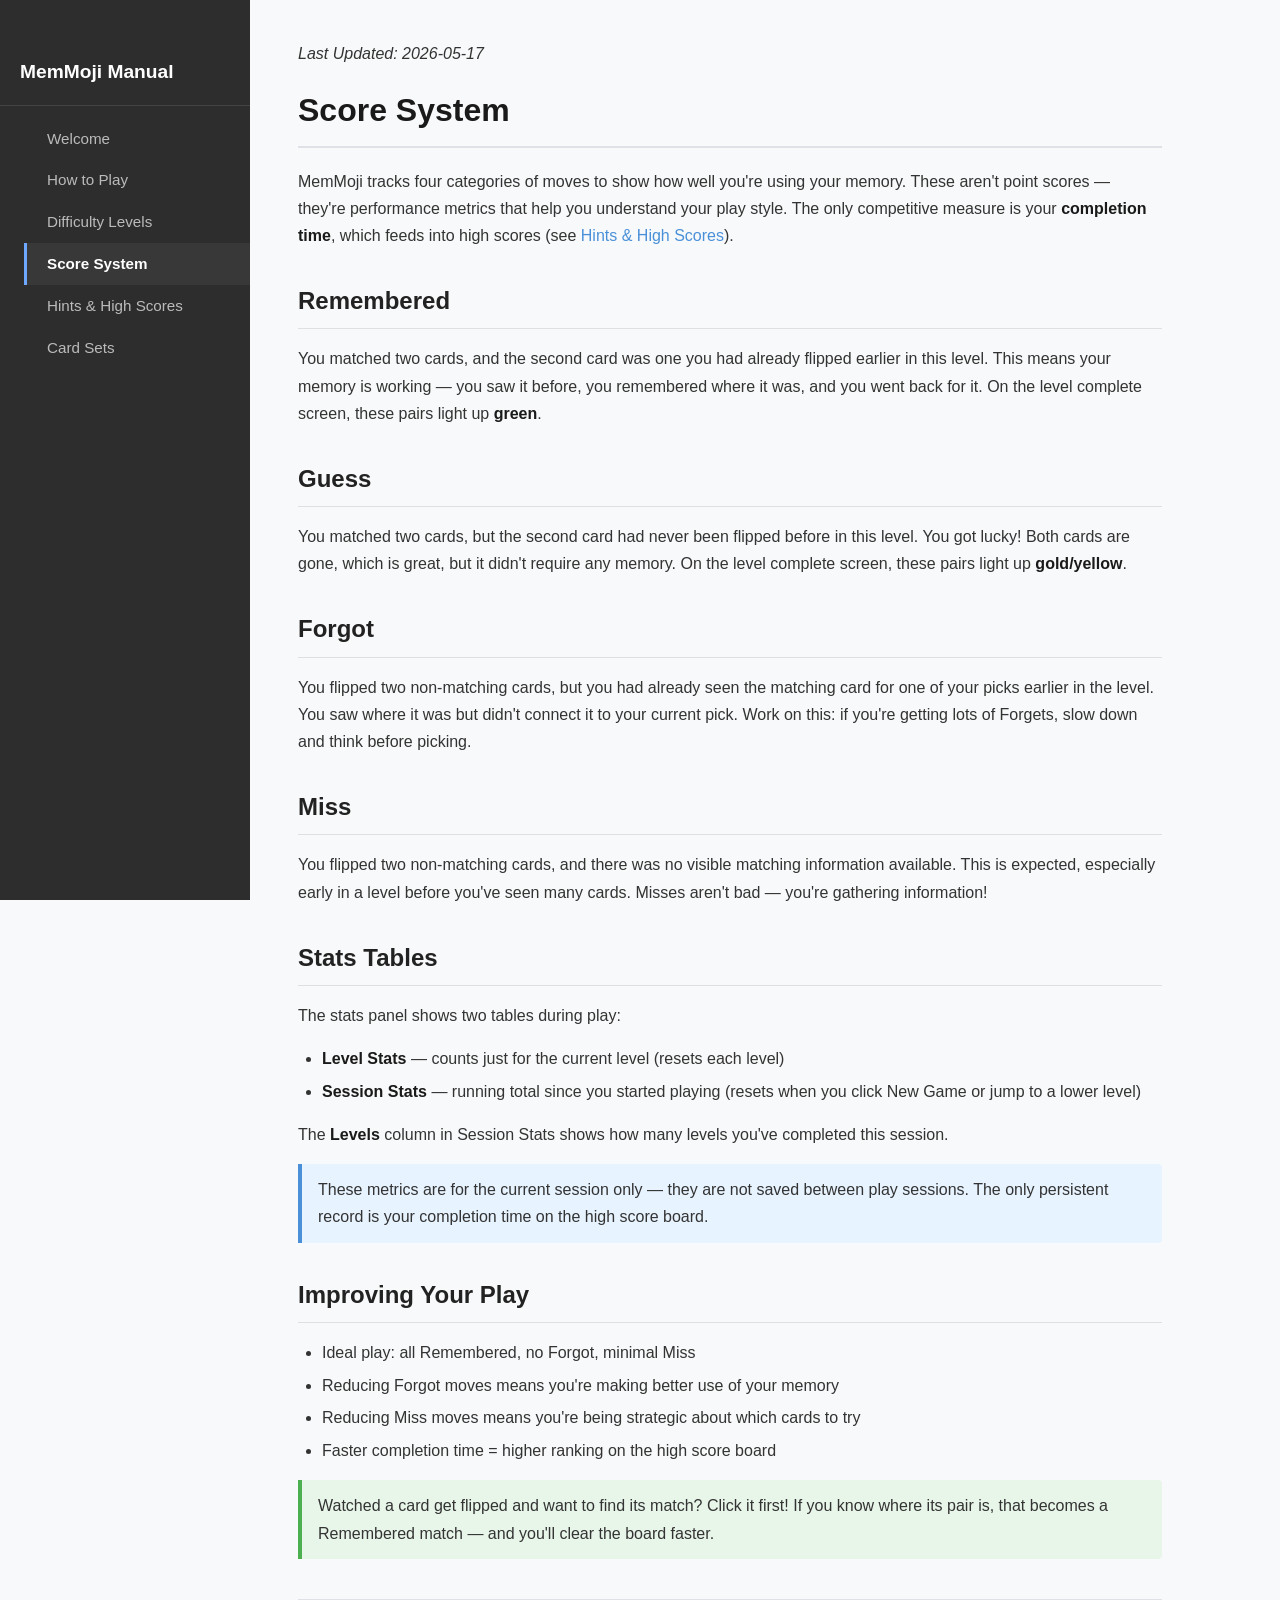
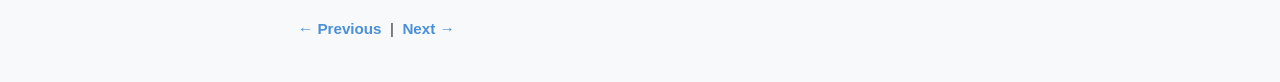
<file: Documentation/manual/scoring.html>
<!DOCTYPE html>
<html lang="en">
<head>
  <meta charset="UTF-8">
  <meta name="viewport" content="width=device-width, initial-scale=1.0">
  <title>Score System — MemMoji Manual</title>
  <link rel="stylesheet" href="style.css">
</head>
<body>
  <nav class="sidebar">
    <h2>MemMoji Manual</h2>
    <ul>
      <li><a href="index.html">Welcome</a></li>
      <li><a href="how-to-play.html">How to Play</a></li>
      <li><a href="difficulty.html">Difficulty Levels</a></li>
      <li><a href="scoring.html" class="active">Score System</a></li>
      <li><a href="hints-highscores.html">Hints &amp; High Scores</a></li>
      <li><a href="card-sets.html">Card Sets</a></li>
    </ul>
  </nav>
  <main class="content">
    <p><em>Last Updated: 2026-05-17</em></p>
    <h1>Score System</h1>

    <p>
      MemMoji tracks four categories of moves to show how well you're using your memory.
      These aren't point scores — they're performance metrics that help you understand your
      play style. The only competitive measure is your <strong>completion time</strong>, which
      feeds into high scores (see <a href="hints-highscores.html">Hints &amp; High Scores</a>).
    </p>

    <h2>Remembered</h2>
    <p>
      You matched two cards, and the second card was one you had already flipped earlier in
      this level. This means your memory is working — you saw it before, you remembered where
      it was, and you went back for it. On the level complete screen, these pairs light up
      <strong>green</strong>.
    </p>

    <h2>Guess</h2>
    <p>
      You matched two cards, but the second card had never been flipped before in this level.
      You got lucky! Both cards are gone, which is great, but it didn't require any memory.
      On the level complete screen, these pairs light up <strong>gold/yellow</strong>.
    </p>

    <h2>Forgot</h2>
    <p>
      You flipped two non-matching cards, but you had already seen the matching card for one
      of your picks earlier in the level. You saw where it was but didn't connect it to your
      current pick. Work on this: if you're getting lots of Forgets, slow down and think before picking.
    </p>

    <h2>Miss</h2>
    <p>
      You flipped two non-matching cards, and there was no visible matching information
      available. This is expected, especially early in a level before you've seen many cards.
      Misses aren't bad — you're gathering information!
    </p>

    <h2>Stats Tables</h2>
    <p>The stats panel shows two tables during play:</p>
    <ul>
      <li><strong>Level Stats</strong> — counts just for the current level (resets each level)</li>
      <li><strong>Session Stats</strong> — running total since you started playing (resets when you click New Game or jump to a lower level)</li>
    </ul>
    <p>The <strong>Levels</strong> column in Session Stats shows how many levels you've completed this session.</p>
    <div class="note">
      These metrics are for the current session only — they are not saved between play sessions.
      The only persistent record is your completion time on the high score board.
    </div>

    <h2>Improving Your Play</h2>
    <ul>
      <li>Ideal play: all Remembered, no Forgot, minimal Miss</li>
      <li>Reducing Forgot moves means you're making better use of your memory</li>
      <li>Reducing Miss moves means you're being strategic about which cards to try</li>
      <li>Faster completion time = higher ranking on the high score board</li>
    </ul>

    <div class="tip">
      Watched a card get flipped and want to find its match? Click it first! If you know where
      its pair is, that becomes a Remembered match — and you'll clear the board faster.
    </div>

    <div class="page-nav">
      <a href="difficulty.html">&larr; Previous</a> &nbsp;|&nbsp;
      <a href="hints-highscores.html">Next &rarr;</a>
    </div>
  </main>
</body>
</html>
</file>
<file: Documentation/manual/style.css>
/* MemMoji Documentation Stylesheet */

/* Reset & Base */
*, *::before, *::after {
    box-sizing: border-box;
    margin: 0;
    padding: 0;
}

html {
    scroll-behavior: smooth;
}

body {
    font-family: -apple-system, BlinkMacSystemFont, "Segoe UI", Roboto, "Helvetica Neue", Arial, sans-serif;
    font-size: 16px;
    line-height: 1.7;
    color: #333;
    background: #f8f9fa;
    display: flex;
    min-height: 100vh;
}

/* Sidebar */
.sidebar {
    position: fixed;
    top: 0;
    left: 0;
    width: 250px;
    height: 100vh;
    background: #2d2d2d;
    color: #ccc;
    padding: 1.5rem 0;
    overflow-y: auto;
    z-index: 100;
}

.sidebar h2 {
    font-size: 1.2rem;
    color: #fff;
    padding: 0 1.25rem 1rem;
    border-bottom: 1px solid #444;
    margin-bottom: 0.75rem;
}

.sidebar ul {
    list-style: none;
}

.sidebar li {
    margin: 0;
}

.sidebar a {
    display: block;
    padding: 0.5rem 1.25rem;
    color: #bbb;
    text-decoration: none;
    font-size: 0.95rem;
    transition: background 0.15s, color 0.15s, border-left 0.15s;
    border-left: 3px solid transparent;
}

.sidebar a:hover {
    background: #3a3a3a;
    color: #fff;
    border-left-color: #6ea8fe;
}

.sidebar a.active {
    background: #383838;
    color: #fff;
    border-left-color: #6ea8fe;
    font-weight: 600;
}

/* Main Content */
.content {
    margin-left: 250px;
    padding: 2.5rem 3rem;
    max-width: 960px;
    width: 100%;
}

/* Headers */
h1 {
    font-size: 2rem;
    color: #1a1a1a;
    border-bottom: 2px solid #dee2e6;
    padding-bottom: 0.5rem;
    margin-bottom: 1.25rem;
}

h2 {
    font-size: 1.5rem;
    color: #222;
    border-bottom: 1px solid #e0e0e0;
    padding-bottom: 0.4rem;
    margin-top: 2rem;
    margin-bottom: 1rem;
}

h3 {
    font-size: 1.2rem;
    color: #333;
    margin-top: 1.5rem;
    margin-bottom: 0.75rem;
}

h4 {
    font-size: 1.05rem;
    color: #444;
    margin-top: 1.25rem;
    margin-bottom: 0.5rem;
}

/* Paragraphs & Text */
p {
    margin-bottom: 1rem;
}

strong {
    color: #1a1a1a;
}

/* Links */
a {
    color: #4a90d9;
    text-decoration: none;
}

a:hover {
    color: #2a6cb8;
    text-decoration: underline;
}

/* Code */
code {
    font-family: "Cascadia Code", "Fira Code", "Consolas", "Monaco", monospace;
    font-size: 0.9em;
    background: #e9ecef;
    padding: 0.15em 0.4em;
    border-radius: 3px;
    color: #c7254e;
}

pre {
    background: #1e1e1e;
    color: #d4d4d4;
    padding: 1rem 1.25rem;
    border-radius: 6px;
    overflow-x: auto;
    margin-bottom: 1.25rem;
    line-height: 1.5;
}

pre code {
    background: none;
    color: inherit;
    padding: 0;
    border-radius: 0;
    font-size: 0.88em;
}

/* Tables */
table {
    width: 100%;
    border-collapse: collapse;
    margin-bottom: 1.5rem;
}

th, td {
    padding: 0.6rem 0.85rem;
    text-align: left;
    border: 1px solid #ddd;
}

th {
    background: #e9ecef;
    font-weight: 600;
    color: #333;
}

tr:nth-child(even) {
    background: #f5f5f5;
}

tr:hover {
    background: #eef2f7;
}

/* Lists */
ul, ol {
    margin-bottom: 1rem;
    padding-left: 1.5rem;
}

li {
    margin-bottom: 0.35rem;
}

/* Diagram / ASCII art blocks */
.diagram {
    background: #1e1e1e;
    color: #9cdcfe;
    padding: 1rem 1.25rem;
    border-radius: 6px;
    overflow-x: auto;
    margin-bottom: 1.25rem;
    font-family: "Cascadia Code", "Fira Code", "Consolas", monospace;
    font-size: 0.85em;
    line-height: 1.4;
    white-space: pre;
}

/* Info boxes */
.note {
    background: #e7f3ff;
    border-left: 4px solid #4a90d9;
    padding: 0.75rem 1rem;
    margin-bottom: 1.25rem;
    border-radius: 0 4px 4px 0;
}

.warning {
    background: #fff8e1;
    border-left: 4px solid #f0ad4e;
    padding: 0.75rem 1rem;
    margin-bottom: 1.25rem;
    border-radius: 0 4px 4px 0;
}

.tip {
    background: #e8f5e9;
    border-left: 4px solid #4caf50;
    padding: 0.75rem 1rem;
    margin-bottom: 1.25rem;
    border-radius: 0 4px 4px 0;
}

/* Screenshots */
.screenshot {
    display: block;
    max-width: 100%;
    border: 1px solid #ddd;
    border-radius: 6px;
    margin: 1rem 0 1.25rem;
    box-shadow: 0 2px 6px rgba(0,0,0,0.1);
}

.screenshot-caption {
    font-size: 0.9em;
    color: #666;
    font-style: italic;
    margin-top: -0.75rem;
    margin-bottom: 1.25rem;
}

.cardset-gallery {
    display: flex;
    gap: 2rem;
    margin: 1rem 0 1.5rem;
    flex-wrap: wrap;
}

.cardset-item {
    text-align: center;
}

.cardset-item h4 {
    margin-top: 0.5rem;
    margin-bottom: 0.5rem;
}

.cardset-thumb {
    display: inline-block;
    width: 120px;
    border: 1px solid #ddd;
    border-radius: 6px;
    box-shadow: 0 2px 4px rgba(0,0,0,0.1);
}

.cardset-label {
    display: block;
    font-size: 0.85em;
    color: #666;
    margin-top: 0.25rem;
}

/* Quick links grid */
.link-grid {
    display: grid;
    grid-template-columns: repeat(auto-fill, minmax(220px, 1fr));
    gap: 1rem;
    margin-bottom: 1.5rem;
}

.link-grid a {
    display: block;
    background: #fff;
    border: 1px solid #ddd;
    border-radius: 6px;
    padding: 1rem;
    text-decoration: none;
    color: #333;
    transition: box-shadow 0.15s, border-color 0.15s;
}

.link-grid a:hover {
    border-color: #4a90d9;
    box-shadow: 0 2px 8px rgba(0,0,0,0.1);
    text-decoration: none;
}

.link-grid a strong {
    display: block;
    color: #4a90d9;
    margin-bottom: 0.25rem;
}

/* Page navigation (bottom of page next/prev links) */
.page-nav {
    margin-top: 2.5rem;
    padding-top: 1rem;
    border-top: 1px solid #dee2e6;
    font-size: 0.95rem;
}

.page-nav a {
    font-weight: 600;
}

/* Responsive */
@media (max-width: 800px) {
    .sidebar {
        position: static;
        width: 100%;
        height: auto;
        padding: 1rem 0;
    }

    .sidebar ul {
        display: flex;
        flex-wrap: wrap;
        padding: 0 1rem;
    }

    .sidebar li {
        flex: 0 0 auto;
    }

    .sidebar a {
        padding: 0.4rem 0.75rem;
        border-left: none;
        border-bottom: 3px solid transparent;
    }

    .sidebar a:hover,
    .sidebar a.active {
        border-left: none;
        border-bottom-color: #6ea8fe;
    }

    body {
        flex-direction: column;
    }

    .content {
        margin-left: 0;
        padding: 1.5rem 1rem;
    }
}

/* Print */
@media print {
    .sidebar {
        display: none;
    }

    .content {
        margin-left: 0;
        max-width: 100%;
    }

    pre, .diagram {
        background: #f5f5f5 !important;
        color: #333 !important;
        border: 1px solid #ccc;
    }

    a {
        color: #333;
    }

    .content a::after {
        content: " (" attr(href) ")";
        font-size: 0.85em;
        color: #666;
    }

    .link-grid a::after,
    .page-nav a::after {
        display: none;
    }
}
</file>
